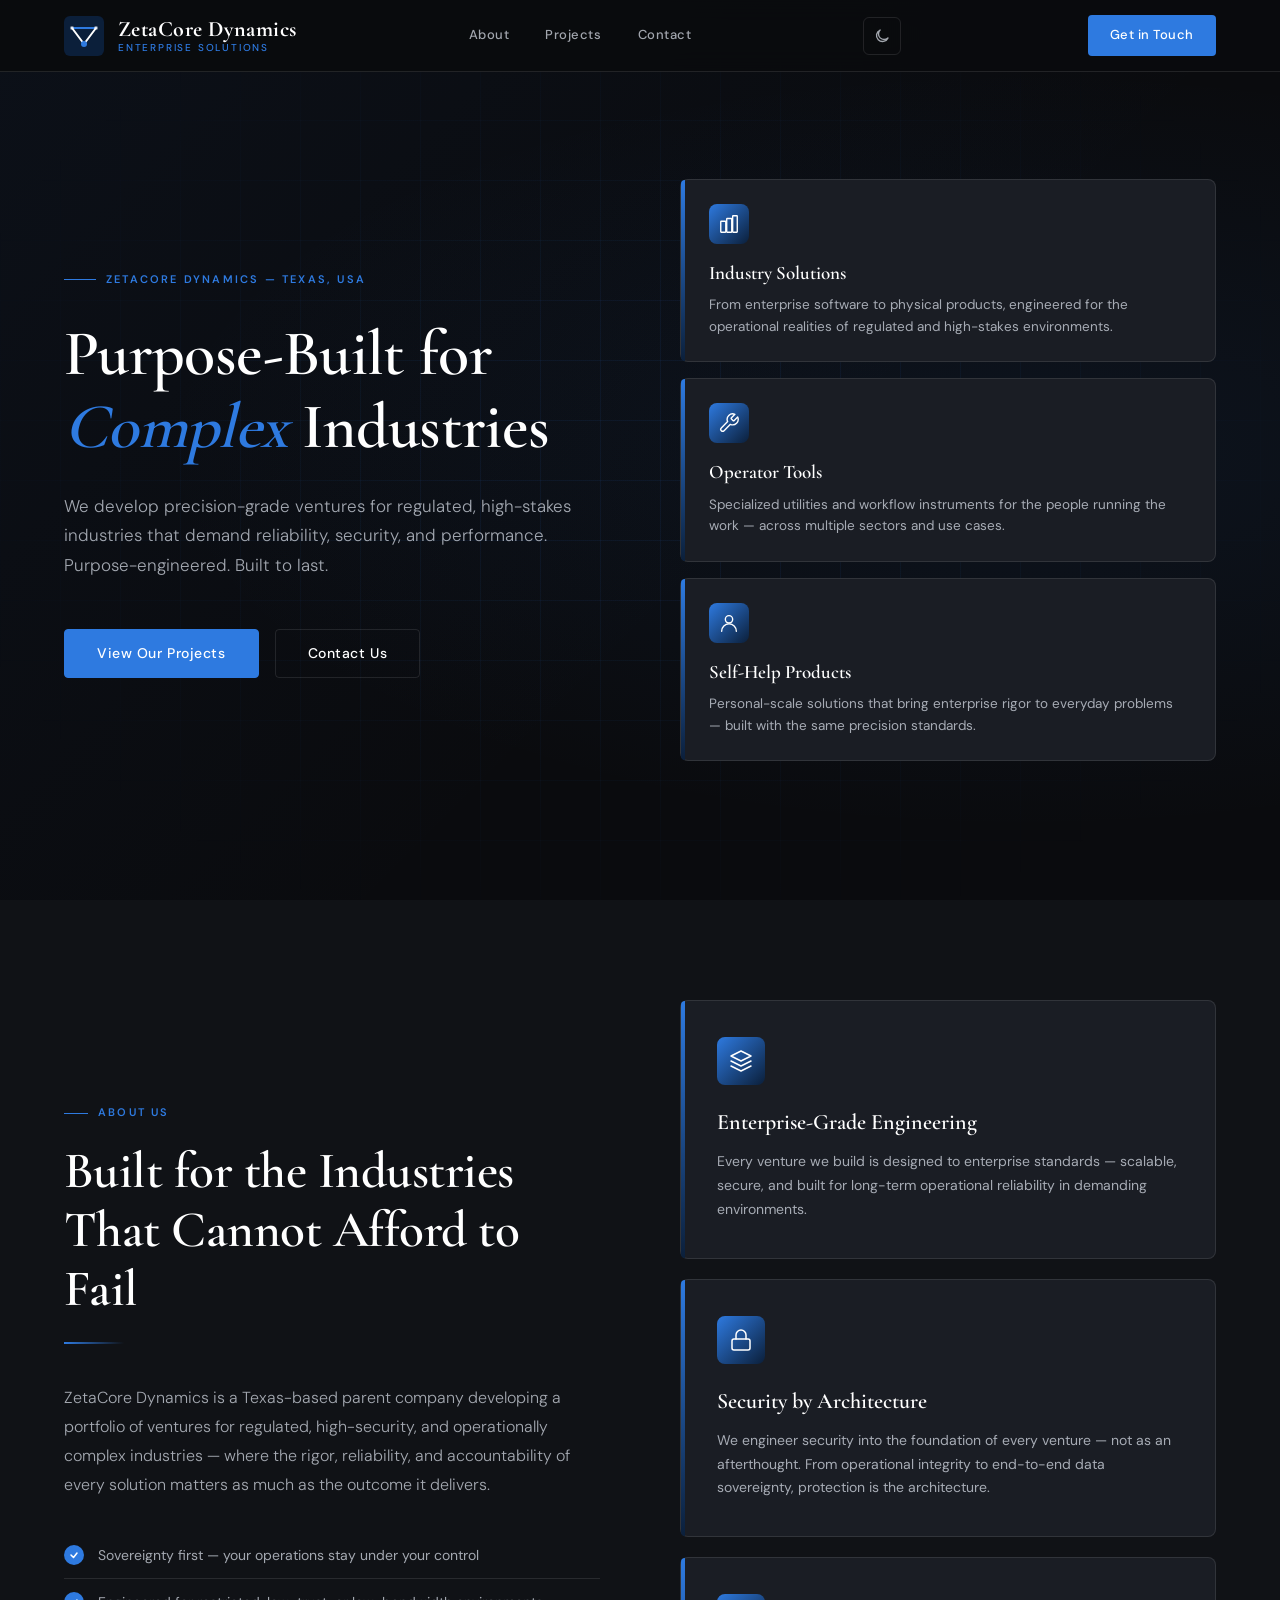
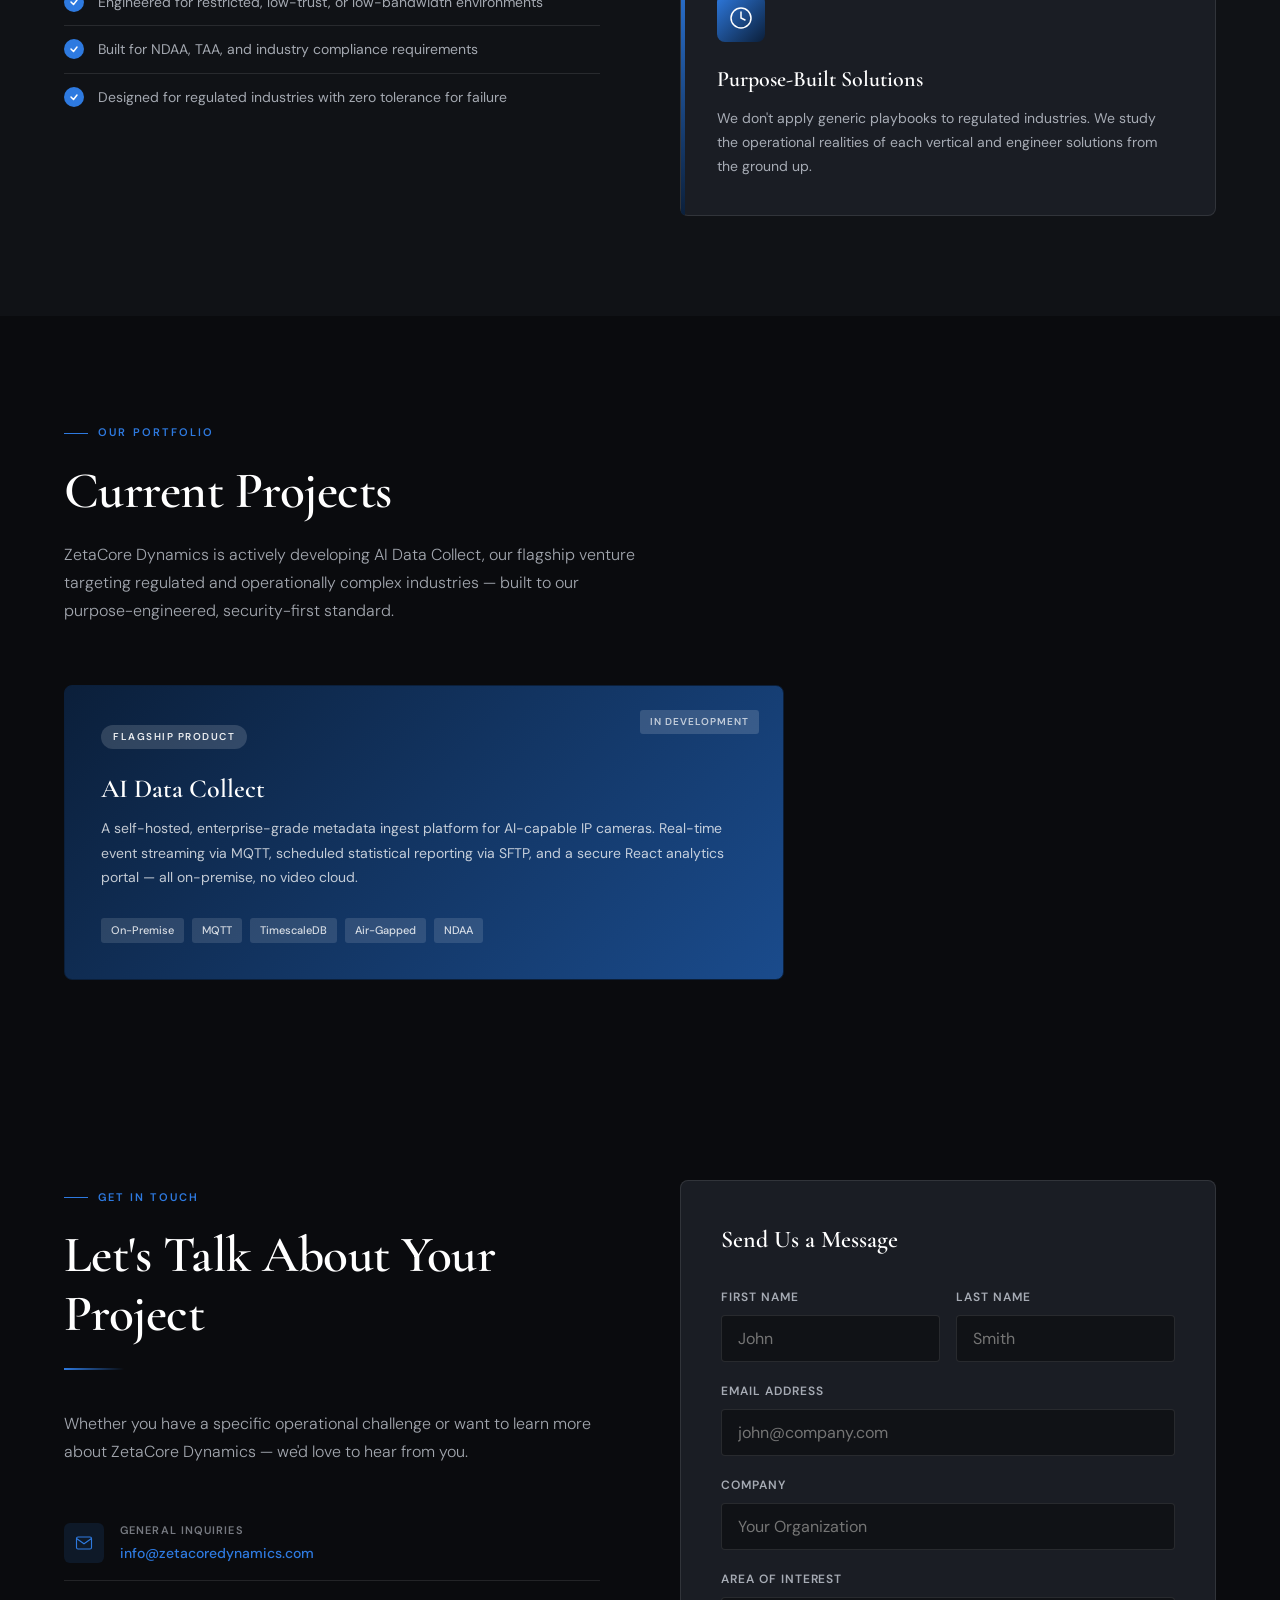
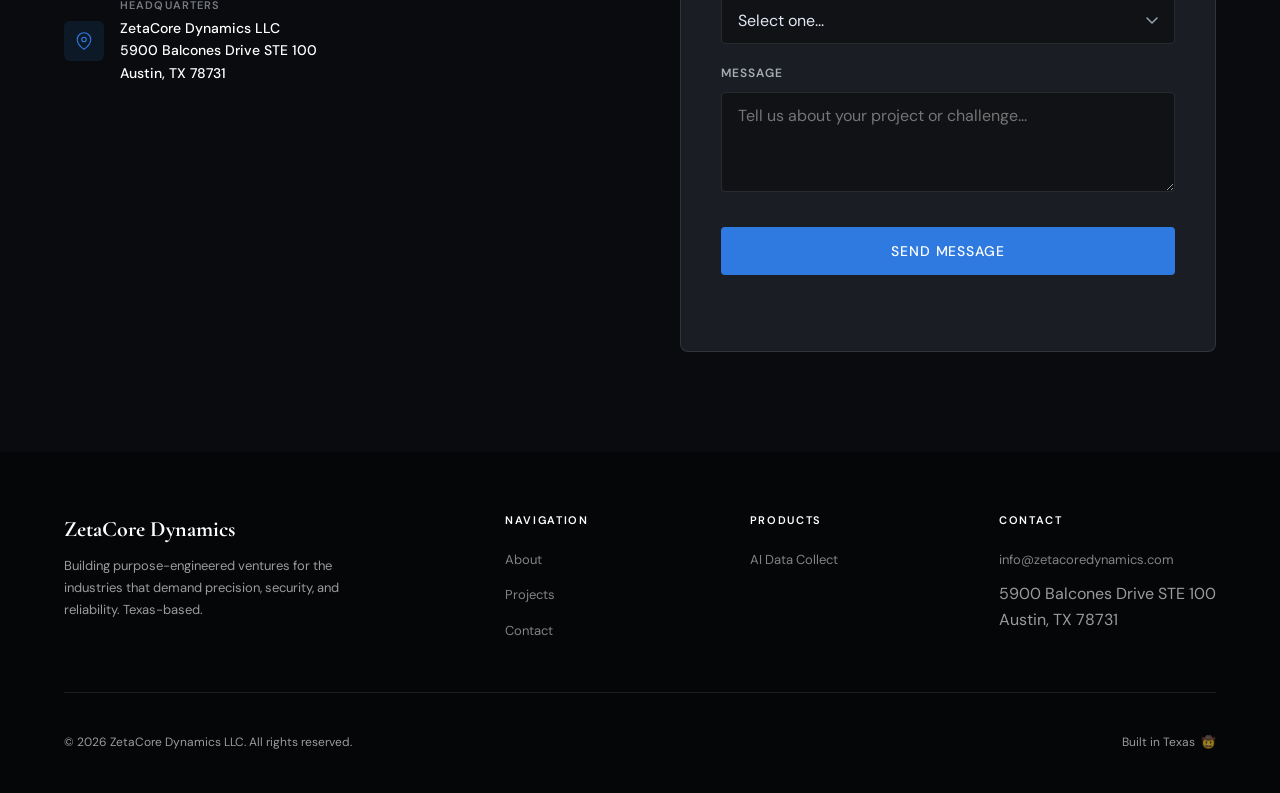
<file: index.html>
<!DOCTYPE html>
<html lang="en">
<head>
  <meta charset="UTF-8" />
  <meta name="viewport" content="width=device-width, initial-scale=1.0, viewport-fit=cover" />
  <meta name="description" content="ZetaCore Dynamics is a Texas-based parent company developing purpose-engineered ventures for regulated and operationally complex industries. Parent of AI Data Collect." />
  <meta name="theme-color" content="#0A0B0E" />
  <meta name="color-scheme" content="dark light" />
  <link rel="canonical" href="https://zetacoredynamics.com/" />

  <!-- Apply persisted theme before paint to avoid flash. Default is dark; ?theme=light|blue|dark overrides for preview/sharing. -->
  <script>
    (function () {
      try {
        var m = location.search.match(/[?&]theme=([a-z-]+)/);
        var stored = localStorage.getItem('zcd-theme');
        var t = m ? m[1] : (stored || 'dark');
        if (t && t !== 'light') {
          document.documentElement.setAttribute('data-theme', t);
        }
      } catch (e) {
        document.documentElement.setAttribute('data-theme', 'dark');
      }
    })();
  </script>

  <!-- Open Graph / social -->
  <meta property="og:title" content="ZetaCore Dynamics — Engineered for Complex Industries" />
  <meta property="og:description" content="Purpose-engineered ventures for regulated and operationally complex industries. Parent of AI Data Collect." />
  <meta property="og:type" content="website" />
  <meta property="og:url" content="https://zetacoredynamics.com/" />
  <meta property="og:locale" content="en_US" />
  <meta property="og:image" content="https://zetacoredynamics.com/img/og-image.png" />
  <meta property="og:image:width" content="1200" />
  <meta property="og:image:height" content="630" />
  <meta property="og:image:alt" content="ZetaCore Dynamics — Purpose-Built for Complex Industries" />
  <meta name="twitter:card" content="summary_large_image" />
  <meta name="twitter:image" content="https://zetacoredynamics.com/img/og-image.png" />

  <title>ZetaCore Dynamics</title>

  <!-- Structured data (Organization) — helps Google understand the entity for potential knowledge-panel / rich-result eligibility. -->
  <script type="application/ld+json">
  {
    "@context": "https://schema.org",
    "@type": "Organization",
    "name": "ZetaCore Dynamics",
    "alternateName": "ZetaCore Dynamics LLC",
    "url": "https://zetacoredynamics.com/",
    "logo": "https://zetacoredynamics.com/img/og-image.png",
    "image": "https://zetacoredynamics.com/img/og-image.png",
    "description": "Texas-based parent company developing purpose-engineered ventures for regulated and operationally complex industries.",
    "email": "info@zetacoredynamics.com",
    "address": {
      "@type": "PostalAddress",
      "streetAddress": "5900 Balcones Drive STE 100",
      "addressLocality": "Austin",
      "addressRegion": "TX",
      "postalCode": "78731",
      "addressCountry": "US"
    },
    "subOrganization": {
      "@type": "Organization",
      "name": "AI Data Collect",
      "url": "https://aidatacollect.com/"
    }
  }
  </script>

  <!-- Inline SVG favicon (matches the nav logo mark) -->
  <link rel="icon" href="data:image/svg+xml;utf8,<svg xmlns='http://www.w3.org/2000/svg' viewBox='0 0 40 40'><rect width='40' height='40' rx='6' fill='%230B1F3A'/><path d='M8 12 L20 12 L32 12' stroke='%232E7AE0' stroke-width='2' stroke-linecap='round'/><path d='M8 12 L20 28' stroke='white' stroke-width='2' stroke-linecap='round'/><path d='M20 28 L32 12' stroke='white' stroke-width='2' stroke-linecap='round'/><circle cx='20' cy='28' r='3' fill='%232E7AE0'/></svg>" />

  <!-- Stylesheet (self-hosted fonts loaded via @font-face inside) -->
  <link rel="stylesheet" href="css/main.css?v=20260516" />

  <!-- Behavior -->
  <script src="js/main.js?v=20260516" defer></script>
</head>
<body>

<a href="#home" class="visually-hidden-focusable" style="position:absolute;left:-9999px;top:auto;width:1px;height:1px;overflow:hidden;" onfocus="this.style.cssText='position:fixed;left:16px;top:16px;background:#0B1F3A;color:#fff;padding:10px 16px;border-radius:4px;z-index:200;width:auto;height:auto;'" onblur="this.style.cssText='position:absolute;left:-9999px;top:auto;width:1px;height:1px;overflow:hidden;'">Skip to content</a>

<nav>
  <a href="#" class="nav-logo" aria-label="ZetaCore Dynamics — home">
    <div class="logo-mark">
      <svg viewBox="0 0 40 40" fill="none" xmlns="http://www.w3.org/2000/svg" aria-hidden="true">
        <rect width="40" height="40" rx="6" fill="#0B1F3A"/>
        <path d="M8 12 L20 12 L32 12" stroke="#2E7AE0" stroke-width="2" stroke-linecap="round"/>
        <path d="M8 12 L20 28" stroke="white" stroke-width="2" stroke-linecap="round"/>
        <path d="M20 28 L32 12" stroke="white" stroke-width="2" stroke-linecap="round"/>
        <circle cx="20" cy="28" r="3" fill="#2E7AE0"/>
        <circle cx="8" cy="12" r="2" fill="white" opacity="0.5"/>
        <circle cx="32" cy="12" r="2" fill="white" opacity="0.5"/>
      </svg>
    </div>
    <div class="logo-text">
      <span class="company">ZetaCore Dynamics</span>
      <span class="tagline-small">Enterprise Solutions</span>
    </div>
  </a>
  <ul class="nav-links" id="primary-nav">
    <li><a href="#about">About</a></li>
    <li><a href="#projects">Projects</a></li>
    <li><a href="#contact">Contact</a></li>
  </ul>
  <button class="theme-toggle" type="button"
          aria-label="Switch theme"
          title="Switch theme">
    <svg class="theme-icon theme-icon-light" viewBox="0 0 24 24" fill="none" stroke="currentColor" stroke-width="1.8" stroke-linecap="round" stroke-linejoin="round" aria-hidden="true">
      <circle cx="12" cy="12" r="4"/>
      <path d="M12 2v2M12 20v2M4.93 4.93l1.41 1.41M17.66 17.66l1.41 1.41M2 12h2M20 12h2M4.93 19.07l1.41-1.41M17.66 6.34l1.41-1.41"/>
    </svg>
    <svg class="theme-icon theme-icon-blue" viewBox="0 0 24 24" fill="currentColor" aria-hidden="true">
      <path d="M12 2.5c-3 4.5-6 7.5-6 11.5a6 6 0 0 0 12 0c0-4-3-7-6-11.5z"/>
    </svg>
    <svg class="theme-icon theme-icon-dark" viewBox="0 0 24 24" fill="none" stroke="currentColor" stroke-width="1.8" stroke-linecap="round" stroke-linejoin="round" aria-hidden="true">
      <path d="M20 14.5A8 8 0 1 1 9.5 4a6.5 6.5 0 0 0 10.5 10.5z"/>
    </svg>
  </button>
  <a href="#contact" class="nav-cta">Get in Touch</a>
  <button class="nav-toggle" type="button"
          aria-label="Open navigation menu"
          aria-controls="primary-nav"
          aria-expanded="false">
    <span class="nav-toggle-bars" aria-hidden="true"></span>
  </button>
</nav>

<!-- HERO -->
<section class="hero" id="home">
  <div class="hero-bg" aria-hidden="true"></div>
  <div class="hero-grid" aria-hidden="true"></div>
  <div class="hero-inner">
    <div class="hero-content">
      <div class="hero-eyebrow fade-in">ZetaCore Dynamics — Texas, USA</div>
      <h1 class="fade-in">
        Purpose-Built for <em>Complex</em> Industries
      </h1>
      <p class="hero-desc fade-in">
        We develop precision-grade ventures for regulated, high-stakes industries that demand reliability, security, and performance. Purpose-engineered. Built to last.
      </p>
      <div class="hero-actions fade-in">
        <a href="#projects" class="btn-primary">View Our Projects</a>
        <a href="#contact" class="btn-secondary">Contact Us</a>
      </div>
    </div>
    <div class="hero-cards fade-in">
      <div class="about-card">
        <div class="about-card-icon">
          <svg width="22" height="22" viewBox="0 0 24 24" fill="none" aria-hidden="true">
            <rect x="3" y="9" width="5.5" height="12" rx="0.5" stroke="white" stroke-width="1.5" stroke-linejoin="round"/>
            <rect x="9.5" y="6" width="5.5" height="15" rx="0.5" stroke="white" stroke-width="1.5" stroke-linejoin="round"/>
            <rect x="16" y="3" width="5" height="18" rx="0.5" stroke="white" stroke-width="1.5" stroke-linejoin="round"/>
          </svg>
        </div>
        <h3>Industry Solutions</h3>
        <p>From enterprise software to physical products, engineered for the operational realities of regulated and high-stakes environments.</p>
      </div>
      <div class="about-card">
        <div class="about-card-icon">
          <svg width="22" height="22" viewBox="0 0 24 24" fill="none" aria-hidden="true">
            <path d="M14.7 6.3a1 1 0 000 1.4l1.6 1.6a1 1 0 001.4 0l3.77-3.77a6 6 0 01-7.94 7.94l-6.91 6.91a2.12 2.12 0 01-3-3l6.91-6.91a6 6 0 017.94-7.94l-3.76 3.76z" stroke="white" stroke-width="1.5" stroke-linecap="round" stroke-linejoin="round"/>
          </svg>
        </div>
        <h3>Operator Tools</h3>
        <p>Specialized utilities and workflow instruments for the people running the work — across multiple sectors and use cases.</p>
      </div>
      <div class="about-card">
        <div class="about-card-icon">
          <svg width="22" height="22" viewBox="0 0 24 24" fill="none" aria-hidden="true">
            <circle cx="12" cy="8" r="4" stroke="white" stroke-width="1.5"/>
            <path d="M4 21c0-4.4 3.6-8 8-8s8 3.6 8 8" stroke="white" stroke-width="1.5" stroke-linecap="round"/>
          </svg>
        </div>
        <h3>Self-Help Products</h3>
        <p>Personal-scale solutions that bring enterprise rigor to everyday problems — built with the same precision standards.</p>
      </div>
    </div>
  </div>
</section>

<!-- ABOUT -->
<section class="about" id="about">
  <div class="about-grid">
    <div class="about-text">
      <div class="section-label">About Us</div>
      <h2>Built for the Industries That Cannot Afford to Fail</h2>
      <div class="divider"></div>
      <p>ZetaCore Dynamics is a Texas-based parent company developing a portfolio of ventures for regulated, high-security, and operationally complex industries — where the rigor, reliability, and accountability of every solution matters as much as the outcome it delivers.</p>
      <ul class="values-list">
        <li>
          <div class="check">
            <svg viewBox="0 0 10 10" fill="none" aria-hidden="true"><path d="M2 5l2.5 2.5L8 3" stroke="white" stroke-width="1.5" stroke-linecap="round" stroke-linejoin="round"/></svg>
          </div>
          <span>Sovereignty first — your operations stay under your control</span>
        </li>
        <li>
          <div class="check">
            <svg viewBox="0 0 10 10" fill="none" aria-hidden="true"><path d="M2 5l2.5 2.5L8 3" stroke="white" stroke-width="1.5" stroke-linecap="round" stroke-linejoin="round"/></svg>
          </div>
          <span>Engineered for restricted, low-trust, or low-bandwidth environments</span>
        </li>
        <li>
          <div class="check">
            <svg viewBox="0 0 10 10" fill="none" aria-hidden="true"><path d="M2 5l2.5 2.5L8 3" stroke="white" stroke-width="1.5" stroke-linecap="round" stroke-linejoin="round"/></svg>
          </div>
          <span>Built for NDAA, TAA, and industry compliance requirements</span>
        </li>
        <li>
          <div class="check">
            <svg viewBox="0 0 10 10" fill="none" aria-hidden="true"><path d="M2 5l2.5 2.5L8 3" stroke="white" stroke-width="1.5" stroke-linecap="round" stroke-linejoin="round"/></svg>
          </div>
          <span>Designed for regulated industries with zero tolerance for failure</span>
        </li>
      </ul>
    </div>
    <div class="about-cards">
      <div class="about-card">
        <div class="about-card-icon">
          <svg width="24" height="24" viewBox="0 0 24 24" fill="none" aria-hidden="true">
            <path d="M12 2L2 7l10 5 10-5-10-5zM2 17l10 5 10-5M2 12l10 5 10-5" stroke="white" stroke-width="1.5" stroke-linecap="round" stroke-linejoin="round"/>
          </svg>
        </div>
        <h3>Enterprise-Grade Engineering</h3>
        <p>Every venture we build is designed to enterprise standards — scalable, secure, and built for long-term operational reliability in demanding environments.</p>
      </div>
      <div class="about-card">
        <div class="about-card-icon">
          <svg width="24" height="24" viewBox="0 0 24 24" fill="none" aria-hidden="true">
            <rect x="3" y="11" width="18" height="11" rx="2" stroke="white" stroke-width="1.5"/>
            <path d="M7 11V7a5 5 0 0110 0v4" stroke="white" stroke-width="1.5" stroke-linecap="round"/>
          </svg>
        </div>
        <h3>Security by Architecture</h3>
        <p>We engineer security into the foundation of every venture — not as an afterthought. From operational integrity to end-to-end data sovereignty, protection is the architecture.</p>
      </div>
      <div class="about-card">
        <div class="about-card-icon">
          <svg width="24" height="24" viewBox="0 0 24 24" fill="none" aria-hidden="true">
            <circle cx="12" cy="12" r="10" stroke="white" stroke-width="1.5"/>
            <path d="M12 6v6l4 2" stroke="white" stroke-width="1.5" stroke-linecap="round"/>
          </svg>
        </div>
        <h3>Purpose-Built Solutions</h3>
        <p>We don't apply generic playbooks to regulated industries. We study the operational realities of each vertical and engineer solutions from the ground up.</p>
      </div>
    </div>
  </div>
</section>

<!-- PROJECTS -->
<section class="projects" id="projects">
  <div class="section-label">Our Portfolio</div>
  <h2>Current Projects</h2>
  <p class="section-desc">
    ZetaCore Dynamics is actively developing AI Data Collect, our flagship venture targeting regulated and operationally complex industries — built to our purpose-engineered, security-first standard.
  </p>
  <div class="projects-grid">
    <!-- Featured: AI Data Collect -->
    <a class="project-card featured" href="https://aidatacollect.com" target="_blank" rel="noopener">
      <span class="project-badge">Flagship Product</span>
      <span class="project-coming-soon">In Development</span>
      <h3>AI Data Collect</h3>
      <p>A self-hosted, enterprise-grade metadata ingest platform for AI-capable IP cameras. Real-time event streaming via MQTT, scheduled statistical reporting via SFTP, and a secure React analytics portal — all on-premise, no video cloud.</p>
      <div class="project-tags">
        <span class="project-tag">On-Premise</span>
        <span class="project-tag">MQTT</span>
        <span class="project-tag">TimescaleDB</span>
        <span class="project-tag">Air-Gapped</span>
        <span class="project-tag">NDAA</span>
      </div>
    </a>
  </div>
</section>

<!-- CONTACT -->
<section class="contact" id="contact">
  <div class="contact-inner">
    <div class="contact-info">
      <div class="section-label">Get In Touch</div>
      <h2>Let's Talk About Your Project</h2>
      <div class="divider"></div>
      <p>Whether you have a specific operational challenge or want to learn more about ZetaCore Dynamics — we'd love to hear from you.</p>
      <div class="contact-detail">
        <div class="contact-icon" aria-hidden="true">
          <svg width="18" height="18" viewBox="0 0 24 24" fill="none">
            <path d="M4 4h16c1.1 0 2 .9 2 2v12c0 1.1-.9 2-2 2H4c-1.1 0-2-.9-2-2V6c0-1.1.9-2 2-2z" stroke="#2E7AE0" stroke-width="1.5"/>
            <path d="M22 6l-10 7L2 6" stroke="#2E7AE0" stroke-width="1.5"/>
          </svg>
        </div>
        <div class="contact-detail-text">
          <div class="contact-detail-label">General Inquiries</div>
          <div class="contact-detail-value"><a href="mailto:info@zetacoredynamics.com">info@zetacoredynamics.com</a></div>
        </div>
      </div>
      <div class="contact-detail">
        <div class="contact-icon" aria-hidden="true">
          <svg width="18" height="18" viewBox="0 0 24 24" fill="none">
            <path d="M21 10c0 7-9 13-9 13s-9-6-9-13a9 9 0 0118 0z" stroke="#2E7AE0" stroke-width="1.5"/>
            <circle cx="12" cy="10" r="3" stroke="#2E7AE0" stroke-width="1.5"/>
          </svg>
        </div>
        <div class="contact-detail-text">
          <div class="contact-detail-label">Headquarters</div>
          <div class="contact-detail-value">ZetaCore Dynamics LLC<br>5900 Balcones Drive STE 100<br>Austin, TX 78731</div>
        </div>
      </div>
    </div>
    <form class="contact-form" id="contact-form"
          action="https://formspree.io/f/mnjwlgpj"
          method="POST" novalidate>
      <h3>Send Us a Message</h3>
      <!-- Honeypot: hidden from humans, bots fill it in and get dropped -->
      <input type="text" name="_gotcha" tabindex="-1" autocomplete="off"
             style="position:absolute;left:-9999px;width:1px;height:1px;opacity:0;" aria-hidden="true" />
      <input type="hidden" name="_subject" value="New Contact Form Submission — ZetaCore Dynamics" />
      <div class="form-row">
        <div class="form-group">
          <label for="contact-first-name">First Name</label>
          <input id="contact-first-name" name="firstName" type="text" autocomplete="given-name" placeholder="John" required />
        </div>
        <div class="form-group">
          <label for="contact-last-name">Last Name</label>
          <input id="contact-last-name" name="lastName" type="text" autocomplete="family-name" placeholder="Smith" required />
        </div>
      </div>
      <div class="form-group">
        <label for="contact-email">Email Address</label>
        <input id="contact-email" name="email" type="email" autocomplete="email" inputmode="email" placeholder="john@company.com" required />
      </div>
      <div class="form-group">
        <label for="contact-company">Company</label>
        <input id="contact-company" name="company" type="text" autocomplete="organization" placeholder="Your Organization" />
      </div>
      <div class="form-group">
        <label for="contact-interest">Area of Interest</label>
        <select id="contact-interest" name="interest">
          <option value="">Select one...</option>
          <option>AI Data Collect</option>
          <option>General Inquiries</option>
          <option>Other</option>
        </select>
      </div>
      <div class="form-group">
        <label for="contact-message">Message</label>
        <textarea id="contact-message" name="message" placeholder="Tell us about your project or challenge..."></textarea>
      </div>
      <button class="form-submit" type="submit">Send Message</button>
      <p class="form-status" role="status" aria-live="polite"></p>
    </form>
  </div>
</section>

<!-- FOOTER -->
<footer>
  <div class="footer-top">
    <div class="footer-brand">
      <div class="company">ZetaCore Dynamics</div>
      <p>Building purpose-engineered ventures for the industries that demand precision, security, and reliability. Texas-based.</p>
    </div>
    <div class="footer-links">
      <h4>Navigation</h4>
      <ul>
        <li><a href="#about">About</a></li>
        <li><a href="#projects">Projects</a></li>
        <li><a href="#contact">Contact</a></li>
      </ul>
    </div>
    <div class="footer-links">
      <h4>Products</h4>
      <ul>
        <li><a href="https://aidatacollect.com">AI Data Collect</a></li>
      </ul>
    </div>
    <div class="footer-links">
      <h4>Contact</h4>
      <ul>
        <li><a href="mailto:info@zetacoredynamics.com">info@zetacoredynamics.com</a></li>
        <li>5900 Balcones Drive STE 100<br>Austin, TX 78731</li>
      </ul>
    </div>
  </div>
  <div class="footer-bottom">
    <span>&copy; 2026 ZetaCore Dynamics LLC. All rights reserved.</span>
    <span>Built in Texas &nbsp;🤠</span>
  </div>
</footer>

</body>
</html>
</file>
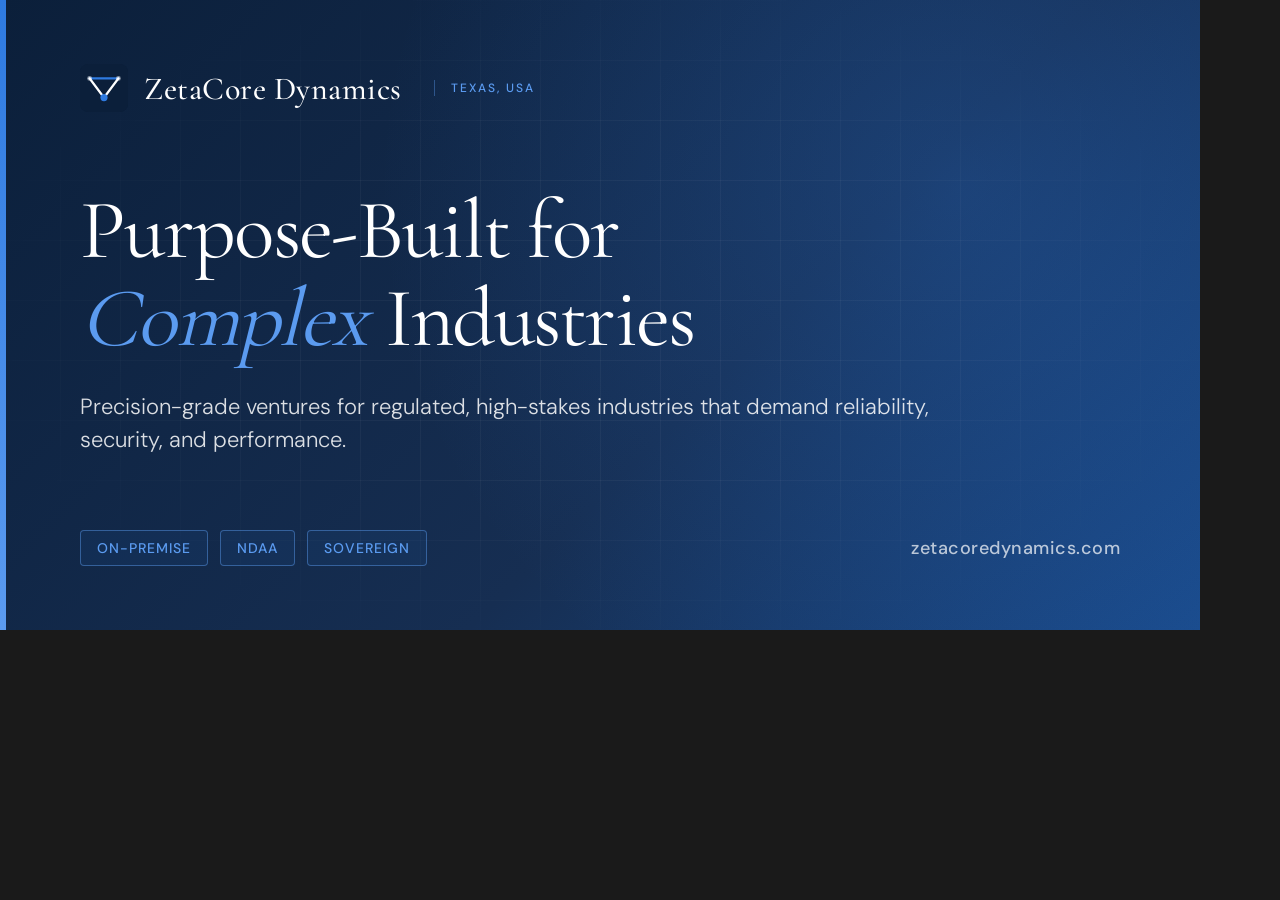
<file: img/og-card.html>
<!DOCTYPE html>
<html lang="en">
<head>
<meta charset="UTF-8" />
<title>ZetaCore Dynamics — OG Card Preview (1200×630)</title>
<style>
  *, *::before, *::after { box-sizing: border-box; margin: 0; padding: 0; }
  html, body { background: #1a1a1a; }

  @font-face {
    font-family: 'Cormorant Garamond';
    font-style: normal;
    font-weight: 400 700;
    font-display: block;
    src: url('../fonts/cormorant-garamond-v21-latin.woff2') format('woff2');
  }
  @font-face {
    font-family: 'DM Sans';
    font-style: normal;
    font-weight: 300 600;
    font-display: block;
    src: url('../fonts/dm-sans-v17-latin.woff2') format('woff2');
  }

  /* Card frame — exact 1200×630 for screenshot */
  .card {
    width: 1200px;
    height: 630px;
    position: relative;
    overflow: hidden;
    background:
      radial-gradient(circle at 80% 30%, rgba(46,122,224,0.25), transparent 55%),
      linear-gradient(135deg, #0B1F3A 0%, #162E52 60%, #1A4B8C 100%);
    color: #fff;
    font-family: 'DM Sans', -apple-system, BlinkMacSystemFont, 'Segoe UI', sans-serif;
  }

  /* Subtle grid overlay */
  .card::before {
    content: '';
    position: absolute; inset: 0;
    background-image:
      linear-gradient(rgba(255,255,255,0.04) 1px, transparent 1px),
      linear-gradient(90deg, rgba(255,255,255,0.04) 1px, transparent 1px);
    background-size: 60px 60px;
    -webkit-mask-image: radial-gradient(ellipse at center, black 40%, transparent 80%);
    mask-image: radial-gradient(ellipse at center, black 40%, transparent 80%);
    pointer-events: none;
  }

  /* Left accent bar */
  .card::after {
    content: '';
    position: absolute;
    left: 0; top: 0; bottom: 0;
    width: 6px;
    background: linear-gradient(180deg, #2E7AE0 0%, #5B9BF0 100%);
  }

  .content {
    position: relative;
    height: 100%;
    padding: 64px 80px;
    display: flex;
    flex-direction: column;
    justify-content: space-between;
  }

  /* Top row: brand */
  .brand {
    display: flex;
    align-items: center;
    gap: 16px;
  }
  .brand-mark {
    width: 48px; height: 48px;
    background: #0B1F3A;
    border-radius: 8px;
    position: relative;
    overflow: hidden;
  }
  .brand-mark svg { display: block; width: 100%; height: 100%; }
  .brand-name {
    font-family: 'Cormorant Garamond', Georgia, serif;
    font-size: 32px;
    font-weight: 500;
    letter-spacing: 0.5px;
    color: #fff;
  }
  .brand-sub {
    font-size: 12px;
    font-weight: 500;
    color: #5B9BF0;
    letter-spacing: 2px;
    text-transform: uppercase;
    margin-left: 16px;
    padding-left: 16px;
    border-left: 1px solid rgba(91,155,240,0.4);
  }

  /* Middle: headline + sub */
  .headline {
    font-family: 'Cormorant Garamond', Georgia, serif;
    font-size: 84px;
    font-weight: 400;
    line-height: 1.05;
    letter-spacing: -0.02em;
    color: #fff;
    max-width: 960px;
  }
  .headline em {
    font-style: italic;
    color: #5B9BF0;
  }
  .subhead {
    margin-top: 28px;
    font-size: 22px;
    line-height: 1.5;
    color: rgba(255,255,255,0.85);
    max-width: 880px;
    font-weight: 300;
  }

  /* Bottom row: tags + URL */
  .bottom {
    display: flex;
    align-items: center;
    justify-content: space-between;
    gap: 24px;
  }
  .tags {
    display: flex;
    gap: 12px;
    flex-wrap: wrap;
  }
  .tag {
    font-size: 14px;
    font-weight: 500;
    letter-spacing: 1px;
    text-transform: uppercase;
    color: #5B9BF0;
    padding: 8px 16px;
    border: 1px solid rgba(91,155,240,0.45);
    border-radius: 4px;
    background: rgba(46,122,224,0.08);
  }
  .url {
    font-size: 18px;
    font-weight: 500;
    color: rgba(255,255,255,0.7);
    letter-spacing: 0.5px;
  }
</style>
</head>
<body>
  <div class="card">
    <div class="content">
      <div class="brand">
        <div class="brand-mark">
          <svg viewBox="0 0 40 40" xmlns="http://www.w3.org/2000/svg" aria-hidden="true">
            <rect width="40" height="40" rx="6" fill="#0B1F3A"/>
            <path d="M8 12 L20 12 L32 12" stroke="#2E7AE0" stroke-width="2" stroke-linecap="round"/>
            <path d="M8 12 L20 28" stroke="white" stroke-width="2" stroke-linecap="round"/>
            <path d="M20 28 L32 12" stroke="white" stroke-width="2" stroke-linecap="round"/>
            <circle cx="20" cy="28" r="3" fill="#2E7AE0"/>
            <circle cx="8" cy="12" r="2" fill="white" opacity="0.5"/>
            <circle cx="32" cy="12" r="2" fill="white" opacity="0.5"/>
          </svg>
        </div>
        <div class="brand-name">ZetaCore Dynamics</div>
        <div class="brand-sub">Texas, USA</div>
      </div>

      <div>
        <div class="headline">
          Purpose-Built for<br><em>Complex</em> Industries
        </div>
        <div class="subhead">
          Precision-grade ventures for regulated, high-stakes industries that demand reliability, security, and performance.
        </div>
      </div>

      <div class="bottom">
        <div class="tags">
          <span class="tag">On-Premise</span>
          <span class="tag">NDAA</span>
          <span class="tag">Sovereign</span>
        </div>
        <div class="url">zetacoredynamics.com</div>
      </div>
    </div>
  </div>
</body>
</html>
</file>
<file: css/main.css>
/* ── FONTS (self-hosted, latin subset only) ── */
@font-face {
  font-family: 'Cormorant Garamond';
  font-style: normal;
  font-weight: 400 700;
  font-display: swap;
  src: url('../fonts/cormorant-garamond-v21-latin.woff2') format('woff2');
  unicode-range: U+0000-00FF, U+0131, U+0152-0153, U+02BB-02BC, U+02C6, U+02DA, U+02DC, U+0304, U+0308, U+0329, U+2000-206F, U+20AC, U+2122, U+2191, U+2193, U+2212, U+2215, U+FEFF, U+FFFD;
}
@font-face {
  font-family: 'DM Sans';
  font-style: normal;
  font-weight: 300 600;
  font-display: swap;
  src: url('../fonts/dm-sans-v17-latin.woff2') format('woff2');
  unicode-range: U+0000-00FF, U+0131, U+0152-0153, U+02BB-02BC, U+02C6, U+02DA, U+02DC, U+0304, U+0308, U+0329, U+2000-206F, U+20AC, U+2122, U+2191, U+2193, U+2212, U+2215, U+FEFF, U+FFFD;
}

/* ── RESET ── */
*, *::before, *::after { box-sizing: border-box; margin: 0; padding: 0; }

:root {
  /* Brand palette — direct hex tokens. Use these for decorative/branded chrome
     (logo, gradients, accent rings). For backgrounds/text/borders in content,
     prefer the semantic tokens below so themes can remap them. */
  --navy: #0B1F3A;
  --navy-mid: #162E52;
  --blue: #1A4B8C;
  --blue-light: #2563C0;
  --accent: #2E7AE0;
  --accent-light: #5B9BF0;
  --white: #FFFFFF;
  --off-white: #F8F9FC;
  --gray-100: #F1F4F9;
  --gray-200: #E2E8F2;
  --gray-400: #94A3B8;
  --gray-600: #475569;
  --gray-800: #1E293B;
  --font-display: 'Cormorant Garamond', Georgia, serif;
  --font-body: 'DM Sans', -apple-system, BlinkMacSystemFont, 'Segoe UI', sans-serif;

  --section-pad-y: clamp(60px, 9vw, 100px);
  --section-pad-x: clamp(20px, 5vw, 80px);

  /* Semantic tokens — light theme (default). Themes remap these. */
  --bg-page: var(--white);
  --bg-section-alt: var(--off-white);
  --bg-section-dark: var(--navy);
  --bg-surface: var(--white);
  --bg-surface-soft: var(--gray-100);
  --bg-nav: rgba(255,255,255,0.95);
  --bg-nav-mobile: rgba(255,255,255,0.98);
  --bg-form: #E0EBFA;
  --bg-input: var(--white);

  --text-primary: var(--gray-800);
  --text-heading: var(--navy);
  --text-muted: var(--gray-600);
  --text-subtle: var(--gray-400);

  --border-subtle: var(--gray-200);
  --border-strong: var(--navy);

  --grid-line: rgba(26,75,140,0.06);
  --hero-overlay-1: rgba(37,99,192,0.04);
  --hero-overlay-2: rgba(46,122,224,0.06);
  --nav-shadow: rgba(11,31,58,0.06);

  --btn-primary-bg: var(--navy);
  --btn-primary-text: var(--white);
  --btn-primary-hover-bg: var(--blue-light);

  color-scheme: light;
}

/* ── THEME: BLUE (rich navy background, white-tinted content) ── */
[data-theme="blue"] {
  --bg-page: var(--navy);
  --bg-section-alt: var(--navy-mid);
  --bg-section-dark: #08182F;
  --bg-surface: rgba(255,255,255,0.04);
  --bg-surface-soft: rgba(255,255,255,0.08);
  --bg-nav: rgba(11,31,58,0.92);
  --bg-nav-mobile: rgba(11,31,58,0.98);
  --bg-form: rgba(255,255,255,0.06);
  --bg-input: rgba(255,255,255,0.05);

  --text-primary: rgba(255,255,255,0.85);
  --text-heading: #FFFFFF;
  --text-muted: rgba(255,255,255,0.65);
  --text-subtle: rgba(255,255,255,0.45);

  --border-subtle: rgba(255,255,255,0.12);
  --border-strong: var(--accent);

  --grid-line: rgba(255,255,255,0.05);
  --hero-overlay-1: rgba(37,99,192,0.15);
  --hero-overlay-2: rgba(46,122,224,0.18);
  --nav-shadow: rgba(0,0,0,0.3);

  --btn-primary-bg: var(--accent);
  --btn-primary-text: var(--white);
  --btn-primary-hover-bg: var(--accent-light);

  color-scheme: dark;
}

/* ── THEME: DARK (neutral near-black, soft light text) ── */
[data-theme="dark"] {
  --bg-page: #0A0B0E;
  --bg-section-alt: #101216;
  --bg-section-dark: #050608;
  --bg-surface: #1A1D24;
  --bg-surface-soft: rgba(46,122,224,0.12);
  --bg-nav: rgba(10,11,14,0.92);
  --bg-nav-mobile: rgba(10,11,14,0.98);
  --bg-form: #1A1D24;
  --bg-input: #101216;

  --text-primary: #E2E8F2;
  --text-heading: #FFFFFF;
  --text-muted: rgba(226,232,242,0.7);
  --text-subtle: rgba(226,232,242,0.5);

  --border-subtle: rgba(255,255,255,0.1);
  --border-strong: var(--accent);

  --grid-line: rgba(46,122,224,0.08);
  --hero-overlay-1: rgba(37,99,192,0.06);
  --hero-overlay-2: rgba(46,122,224,0.08);
  --nav-shadow: rgba(0,0,0,0.5);

  --btn-primary-bg: var(--accent);
  --btn-primary-text: var(--white);
  --btn-primary-hover-bg: var(--accent-light);

  color-scheme: dark;
}

html {
  scroll-behavior: smooth;
  -webkit-text-size-adjust: 100%;
  text-size-adjust: 100%;
}

@media (prefers-reduced-motion: reduce) {
  html { scroll-behavior: auto; }
}

body {
  font-family: var(--font-body);
  background: var(--bg-page);
  color: var(--text-primary);
  line-height: 1.6;
  transition: background-color 0.25s ease, color 0.25s ease;
  overflow-x: hidden;
  -webkit-font-smoothing: antialiased;
  -moz-osx-font-smoothing: grayscale;
  -webkit-tap-highlight-color: transparent;
}

body.nav-open { overflow: hidden; }

img, svg { max-width: 100%; display: block; }

a { color: inherit; }

:focus-visible {
  outline: 2px solid var(--accent);
  outline-offset: 2px;
  border-radius: 2px;
}

/* ── NAV ── */
nav {
  position: fixed; top: 0; left: 0; right: 0; z-index: 100;
  display: flex; align-items: center; justify-content: space-between;
  padding: 0 5%;
  height: 72px;
  background: var(--bg-nav);
  -webkit-backdrop-filter: blur(12px);
  backdrop-filter: blur(12px);
  border-bottom: 1px solid var(--border-subtle);
  padding-left: max(5%, env(safe-area-inset-left));
  padding-right: max(5%, env(safe-area-inset-right));
  transition: background-color 0.25s ease, box-shadow 0.25s ease;
}
nav.is-scrolled { box-shadow: 0 1px 12px var(--nav-shadow); }

.nav-logo { display: flex; align-items: center; gap: 14px; text-decoration: none; }

.logo-mark {
  width: 40px; height: 40px;
  position: relative; flex-shrink: 0;
}

.logo-mark svg { width: 100%; height: 100%; }

.logo-text { display: flex; flex-direction: column; line-height: 1; }
.logo-text .company { font-family: var(--font-display); font-size: 22px; font-weight: 700; color: var(--text-heading); letter-spacing: 0.02em; }
.logo-text .tagline-small { font-size: 10px; font-weight: 500; color: var(--accent); letter-spacing: 0.18em; text-transform: uppercase; margin-top: 3px; }

.nav-links { display: flex; align-items: center; gap: 36px; list-style: none; }
.nav-links a {
  font-size: 13px; font-weight: 500; color: var(--text-muted);
  text-decoration: none; letter-spacing: 0.04em; transition: color 0.2s;
  display: inline-block; padding: 6px 0;
}
.nav-links a:hover { color: var(--accent); }

.nav-cta {
  background: var(--btn-primary-bg); color: var(--btn-primary-text);
  padding: 10px 22px; border-radius: 4px;
  font-size: 13px; font-weight: 500; text-decoration: none;
  letter-spacing: 0.04em; transition: background 0.2s;
  white-space: nowrap;
}
.nav-cta:hover { background: var(--btn-primary-hover-bg); }

.theme-toggle {
  display: inline-flex; align-items: center; justify-content: center;
  width: 38px; height: 38px;
  margin-right: 14px;
  background: transparent;
  border: 1px solid var(--border-subtle);
  border-radius: 6px;
  color: var(--text-muted);
  cursor: pointer;
  padding: 0;
  -webkit-appearance: none;
  appearance: none;
  transition: color 0.2s, border-color 0.2s, background-color 0.2s;
}
.theme-toggle:hover {
  color: var(--accent);
  border-color: var(--accent);
}
.theme-toggle svg { width: 18px; height: 18px; }
.theme-icon { display: none; }
:root:not([data-theme]) .theme-icon-light,
[data-theme="light"] .theme-icon-light,
[data-theme="blue"] .theme-icon-blue,
[data-theme="dark"] .theme-icon-dark { display: block; }

.nav-toggle {
  display: none;
  width: 44px; height: 44px;
  background: transparent;
  border: 1px solid var(--border-subtle);
  border-radius: 6px;
  cursor: pointer;
  align-items: center; justify-content: center;
  padding: 0;
  -webkit-appearance: none;
  appearance: none;
}

.nav-toggle-bars,
.nav-toggle-bars::before,
.nav-toggle-bars::after {
  content: '';
  display: block;
  width: 22px; height: 2px;
  background: var(--text-heading);
  border-radius: 2px;
  transition: transform 0.25s ease, opacity 0.25s ease, top 0.25s ease;
  position: relative;
}
.nav-toggle-bars::before { position: absolute; top: -7px; left: 0; }
.nav-toggle-bars::after  { position: absolute; top:  7px; left: 0; }

.nav-toggle[aria-expanded="true"] .nav-toggle-bars { background: transparent; }
.nav-toggle[aria-expanded="true"] .nav-toggle-bars::before { top: 0; transform: rotate(45deg); }
.nav-toggle[aria-expanded="true"] .nav-toggle-bars::after  { top: 0; transform: rotate(-45deg); }

/* ── HERO ── */
.hero {
  min-height: 100vh;
  min-height: 100dvh;
  display: flex; align-items: center;
  padding: 120px 5% 80px;
  padding-left: max(5%, env(safe-area-inset-left));
  padding-right: max(5%, env(safe-area-inset-right));
  position: relative;
  overflow: hidden;
  background: var(--bg-page);
}

.hero-bg {
  position: absolute; inset: 0; z-index: 0;
  background:
    linear-gradient(135deg, var(--hero-overlay-1) 0%, transparent 60%),
    radial-gradient(ellipse at 80% 50%, var(--hero-overlay-2) 0%, transparent 60%);
}

.hero-grid {
  position: absolute; inset: 0; z-index: 0;
  background-image:
    linear-gradient(var(--grid-line) 1px, transparent 1px),
    linear-gradient(90deg, var(--grid-line) 1px, transparent 1px);
  background-size: 60px 60px;
  -webkit-mask-image: radial-gradient(ellipse at center, black 20%, transparent 80%);
  mask-image: radial-gradient(ellipse at center, black 20%, transparent 80%);
}

.hero-inner {
  position: relative; z-index: 1;
  display: grid;
  grid-template-columns: 1fr 1fr;
  gap: 80px;
  align-items: center;
  width: 100%;
}

.hero-content { max-width: none; }

.hero-cards {
  display: flex; flex-direction: column; gap: 16px;
  width: 100%;
}

.hero-cards .about-card { padding: 24px 28px; }
.hero-cards .about-card-icon { width: 40px; height: 40px; margin-bottom: 14px; }
.hero-cards .about-card h3 { font-size: 19px; margin-bottom: 6px; }
.hero-cards .about-card p { font-size: 13.5px; line-height: 1.6; }

.hero-eyebrow {
  display: inline-flex; align-items: center; gap: 10px;
  font-size: 11px; font-weight: 600; letter-spacing: 0.2em;
  text-transform: uppercase; color: var(--accent);
  margin-bottom: 28px;
}

.hero-eyebrow::before {
  content: ''; display: block;
  width: 32px; height: 1px; background: var(--accent);
}

h1 {
  font-family: var(--font-display);
  font-size: clamp(36px, 5vw, 80px);
  font-weight: 600; line-height: 1.15;
  color: var(--text-heading);
  margin-bottom: 28px;
  letter-spacing: -0.01em;
}

h1 em { font-style: italic; color: var(--accent); }

.hero-desc {
  font-size: clamp(15px, 1.6vw, 17px);
  font-weight: 300;
  color: var(--text-muted); line-height: 1.75;
  max-width: 560px; margin-bottom: 48px;
}

.hero-actions { display: flex; gap: 16px; flex-wrap: wrap; }

.btn-primary,
.btn-secondary {
  padding: 15px 32px; border-radius: 4px;
  font-size: 14px; font-weight: 500; text-decoration: none;
  letter-spacing: 0.04em; transition: all 0.2s;
  display: inline-block;
  min-height: 44px;
  line-height: 1.2;
}

.btn-primary {
  background: var(--btn-primary-bg); color: var(--btn-primary-text);
  border: 1px solid var(--btn-primary-bg);
}
.btn-primary:hover { background: var(--btn-primary-hover-bg); border-color: var(--btn-primary-hover-bg); }

.btn-secondary {
  background: transparent; color: var(--text-heading);
  border: 1px solid var(--border-subtle);
}
.btn-secondary:hover { border-color: var(--border-strong); }

.hero-stats {
  display: flex; flex-wrap: wrap; gap: 32px 48px;
  margin-top: 72px;
  padding-top: 48px;
  border-top: 1px solid var(--border-subtle);
}

.stat-value { font-family: var(--font-display); font-size: clamp(26px, 3.5vw, 36px); font-weight: 700; color: var(--text-heading); line-height: 1; }
.stat-label { font-size: 12px; font-weight: 500; color: var(--text-subtle); letter-spacing: 0.1em; text-transform: uppercase; margin-top: 6px; }

/* ── SECTION BASE ── */
section { padding: var(--section-pad-y) var(--section-pad-x); }

.section-label {
  display: inline-flex; align-items: center; gap: 10px;
  font-size: 11px; font-weight: 600; letter-spacing: 0.2em;
  text-transform: uppercase; color: var(--accent);
  margin-bottom: 20px;
}
.section-label::before {
  content: ''; display: block;
  width: 24px; height: 1px; background: var(--accent);
}

h2 {
  font-family: var(--font-display);
  font-size: clamp(28px, 4vw, 52px);
  font-weight: 600; line-height: 1.15;
  color: var(--text-heading); letter-spacing: -0.01em;
  margin-bottom: 20px;
}

.section-desc {
  font-size: clamp(15px, 1.4vw, 16px);
  font-weight: 300;
  color: var(--text-muted); line-height: 1.75;
  max-width: 580px; margin-bottom: 60px;
}

/* ── ABOUT ── */
.about { background: var(--bg-section-alt); }

.about-grid {
  display: grid; grid-template-columns: 1fr 1fr;
  gap: 80px; align-items: center;
}

.about-visual { position: relative; }

.about-card {
  background: var(--bg-surface);
  border: 1px solid var(--border-subtle);
  border-radius: 8px;
  padding: 36px;
  position: relative;
}

.about-card::before {
  content: '';
  position: absolute; top: 0; left: 0;
  width: 4px; height: 100%;
  background: linear-gradient(to bottom, var(--accent), var(--navy));
  border-radius: 8px 0 0 8px;
}

.about-card-icon {
  width: 48px; height: 48px;
  background: linear-gradient(135deg, var(--accent), var(--navy));
  border-radius: 8px;
  display: flex; align-items: center; justify-content: center;
  margin-bottom: 20px;
}

.about-card h3 {
  font-family: var(--font-display);
  font-size: 22px; font-weight: 600;
  color: var(--text-heading); margin-bottom: 10px;
}

.about-card p {
  font-size: 14px; color: var(--text-muted); line-height: 1.7;
}

.about-cards { display: flex; flex-direction: column; gap: 20px; }

.about-text p {
  font-size: 16px; font-weight: 300;
  color: var(--text-muted); line-height: 1.8;
  margin-bottom: 20px;
}

.values-list { list-style: none; margin-top: 32px; }
.values-list li {
  display: flex; align-items: flex-start; gap: 14px;
  font-size: 14px; color: var(--text-muted);
  padding: 12px 0; border-bottom: 1px solid var(--border-subtle);
}
.values-list li:last-child { border-bottom: none; }
.check {
  width: 20px; height: 20px; flex-shrink: 0;
  background: var(--accent); border-radius: 50%;
  display: flex; align-items: center; justify-content: center;
  margin-top: 1px;
}
.check svg { width: 10px; height: 10px; }

/* ── PROJECTS ── */
.projects { background: var(--bg-page); }

.projects-grid {
  display: grid; grid-template-columns: repeat(auto-fit, minmax(280px, 1fr));
  gap: 28px;
  max-width: 720px;
}

.project-card {
  border: 1px solid var(--border-subtle); border-radius: 8px;
  padding: 36px; position: relative; overflow: hidden;
  transition: all 0.3s; cursor: default;
  background: var(--bg-surface);
}

a.project-card {
  display: block; text-decoration: none; color: inherit; cursor: pointer;
}

.project-card:hover {
  border-color: var(--accent);
  box-shadow: 0 12px 40px rgba(46,122,224,0.08);
  transform: translateY(-2px);
}

.project-card.featured {
  border-color: var(--navy);
  background: linear-gradient(135deg, var(--navy) 0%, var(--blue) 100%);
  color: var(--white);
}

.project-card.featured:hover {
  border-color: var(--accent-light);
  box-shadow: 0 12px 40px rgba(11,31,58,0.2);
}

.project-badge {
  display: inline-block;
  font-size: 10px; font-weight: 600; letter-spacing: 0.15em;
  text-transform: uppercase; padding: 4px 12px; border-radius: 20px;
  margin-bottom: 24px;
}

.project-card.featured .project-badge {
  background: rgba(255,255,255,0.15); color: rgba(255,255,255,0.9);
}

.project-card:not(.featured) .project-badge {
  background: var(--bg-surface-soft); color: var(--accent);
}

.project-card h3 {
  font-family: var(--font-display);
  font-size: 26px; font-weight: 600;
  margin-bottom: 12px; line-height: 1.2;
}

.project-card.featured h3 { color: var(--white); }
.project-card:not(.featured) h3 { color: var(--text-heading); }

.project-card p {
  font-size: 14px; line-height: 1.75; margin-bottom: 28px;
}
.project-card.featured p { color: rgba(255,255,255,0.75); }
.project-card:not(.featured) p { color: var(--text-muted); }

.project-tags { display: flex; flex-wrap: wrap; gap: 8px; }
.project-tag {
  font-size: 11px; font-weight: 500; padding: 4px 10px; border-radius: 3px;
}
.project-card.featured .project-tag {
  background: rgba(255,255,255,0.12); color: rgba(255,255,255,0.8);
}
.project-card:not(.featured) .project-tag {
  background: var(--bg-surface-soft); color: var(--text-muted);
}

.project-coming-soon {
  position: absolute; top: 24px; right: 24px;
  font-size: 10px; font-weight: 600; letter-spacing: 0.1em;
  text-transform: uppercase; padding: 4px 10px; border-radius: 3px;
}

.project-card.featured .project-coming-soon {
  background: rgba(255,255,255,0.15); color: rgba(255,255,255,0.7);
}

.project-card:not(.featured) .project-coming-soon {
  background: var(--bg-surface-soft); color: var(--text-subtle);
}

/* ── CONTACT ── */
.contact { background: var(--bg-page); }

.contact-inner {
  display: grid; grid-template-columns: 1fr 1fr;
  gap: 80px; align-items: start;
}

.contact-info h2 { margin-bottom: 16px; }
.contact-info p {
  font-size: 16px; font-weight: 300;
  color: var(--text-muted); line-height: 1.75;
  margin-bottom: 40px;
}

.contact-detail {
  display: flex; align-items: center; gap: 16px;
  padding: 16px 0; border-bottom: 1px solid var(--border-subtle);
}

.contact-detail:last-child { border-bottom: none; }

.contact-icon {
  width: 40px; height: 40px; flex-shrink: 0;
  background: var(--bg-surface-soft); border-radius: 6px;
  display: flex; align-items: center; justify-content: center;
}

.contact-detail-label { font-size: 11px; font-weight: 600; letter-spacing: 0.1em; text-transform: uppercase; color: var(--text-subtle); margin-bottom: 2px; }
.contact-detail-value { font-size: 14px; font-weight: 500; color: var(--text-heading); word-break: break-word; }
.contact-detail-value a { color: var(--accent); text-decoration: none; }
.contact-detail-value a:hover { text-decoration: underline; }

.contact-form {
  background: var(--bg-form);
  border: 1px solid var(--border-subtle);
  border-radius: 8px; padding: clamp(24px, 4vw, 40px);
}

.contact-form h3 {
  font-family: var(--font-display);
  font-size: 24px; font-weight: 600;
  color: var(--text-heading); margin-bottom: 28px;
}

.form-group { margin-bottom: 20px; }
.form-group label {
  display: block; font-size: 12px; font-weight: 600;
  letter-spacing: 0.08em; text-transform: uppercase;
  color: var(--text-muted); margin-bottom: 8px;
}

.form-group input,
.form-group textarea,
.form-group select {
  width: 100%; padding: 12px 16px;
  background: var(--bg-input);
  border: 1px solid var(--border-subtle); border-radius: 4px;
  font-family: var(--font-body);
  /* 16px prevents iOS Safari from zooming on focus */
  font-size: 16px;
  color: var(--text-primary); outline: none;
  transition: border-color 0.2s;
  -webkit-appearance: none;
  -moz-appearance: none;
  appearance: none;
}

.form-group select {
  background-image: url("data:image/svg+xml;utf8,<svg xmlns='http://www.w3.org/2000/svg' width='12' height='8' viewBox='0 0 12 8'><path d='M1 1l5 5 5-5' stroke='%2394A3B8' stroke-width='1.5' fill='none' stroke-linecap='round' stroke-linejoin='round'/></svg>");
  background-repeat: no-repeat;
  background-position: right 16px center;
  padding-right: 40px;
}

.form-group input:focus,
.form-group textarea:focus,
.form-group select:focus {
  border-color: var(--accent);
}

.form-group textarea { height: 100px; resize: vertical; min-height: 80px; }

.form-row { display: grid; grid-template-columns: 1fr 1fr; gap: 16px; }

.form-submit {
  width: 100%;
  background: var(--btn-primary-bg); color: var(--btn-primary-text);
  padding: 14px; border: none; border-radius: 4px;
  font-family: var(--font-body); font-size: 14px; font-weight: 500;
  letter-spacing: 0.06em; text-transform: uppercase;
  cursor: pointer; transition: background 0.2s; margin-top: 8px;
  -webkit-appearance: none;
  appearance: none;
  min-height: 48px;
}
.form-submit:hover { background: var(--btn-primary-hover-bg); }
.form-submit:disabled { background: var(--gray-400); cursor: not-allowed; }

.form-status {
  margin-top: 16px;
  font-size: 13px;
  color: var(--accent);
  min-height: 20px;
}

.form-status.success,
.form-status.error {
  display: flex;
  align-items: flex-start;
  gap: 12px;
  margin-top: 20px;
  padding: 16px 18px;
  border-radius: 8px;
  font-family: 'DM Sans', sans-serif;
  font-size: 15px;
  font-weight: 500;
  line-height: 1.45;
  min-height: auto;
}

.form-status.success {
  background: rgba(46, 122, 224, 0.08);
  border-left: 4px solid #2E7AE0;
  color: #0B1F3A;
}

.form-status.error {
  background: rgba(179, 38, 30, 0.06);
  border-left: 4px solid #b3261e;
  color: #6b1f19;
}

.form-status.success::before,
.form-status.error::before {
  content: "";
  flex: 0 0 22px;
  width: 22px;
  height: 22px;
  margin-top: 1px;
  background-repeat: no-repeat;
  background-position: center;
  background-size: 22px 22px;
}

.form-status.success::before {
  background-image: url("data:image/svg+xml;utf8,<svg xmlns='http://www.w3.org/2000/svg' viewBox='0 0 24 24' fill='none'><circle cx='12' cy='12' r='10' fill='%232E7AE0'/><path d='M7.5 12.5l3 3 6-6' stroke='white' stroke-width='2' stroke-linecap='round' stroke-linejoin='round'/></svg>");
}

.form-status.error::before {
  background-image: url("data:image/svg+xml;utf8,<svg xmlns='http://www.w3.org/2000/svg' viewBox='0 0 24 24' fill='none'><circle cx='12' cy='12' r='10' fill='%23b3261e'/><path d='M12 7v6M12 16.5v.5' stroke='white' stroke-width='2' stroke-linecap='round'/></svg>");
}

/* ── FOOTER ── */
footer {
  background: var(--bg-section-dark);
  color: rgba(255,255,255,0.6);
  padding: 60px 5% 40px;
  padding-left: max(5%, env(safe-area-inset-left));
  padding-right: max(5%, env(safe-area-inset-right));
  padding-bottom: max(40px, env(safe-area-inset-bottom));
}

.footer-top {
  display: flex; flex-wrap: wrap; justify-content: space-between; align-items: flex-start;
  gap: 40px;
  padding-bottom: 40px;
  border-bottom: 1px solid rgba(255,255,255,0.1);
  margin-bottom: 40px;
}

.footer-brand .company {
  font-family: var(--font-display);
  font-size: 22px; font-weight: 700;
  color: var(--white); margin-bottom: 8px;
}

.footer-brand p {
  font-size: 13px; max-width: 280px; line-height: 1.7;
}

.footer-links h4 {
  font-size: 11px; font-weight: 600;
  letter-spacing: 0.15em; text-transform: uppercase;
  color: var(--white); margin-bottom: 16px;
}

.footer-links ul { list-style: none; }
.footer-links li { margin-bottom: 10px; }
.footer-links a {
  font-size: 13px; color: rgba(255,255,255,0.5);
  text-decoration: none; transition: color 0.2s;
}
.footer-links a:hover { color: var(--white); }

.footer-bottom {
  display: flex; flex-wrap: wrap; gap: 16px;
  justify-content: space-between; align-items: center;
  font-size: 12px;
}

.footer-bottom a { color: rgba(255,255,255,0.4); text-decoration: none; }

/* ── ADC DEEP DIVE ── */
.adc-section { background: var(--bg-section-dark); padding: var(--section-pad-y) var(--section-pad-x); color: white; }
.adc-section .section-label { color: var(--accent-light); }
.adc-section .section-label::before { background: var(--accent-light); }
.adc-section h2 { color: white; }
.adc-section .section-desc { color: rgba(255,255,255,0.65); }

.adc-hero-block {
  display: grid; grid-template-columns: 1fr 1fr;
  gap: 48px; align-items: start;
  margin-bottom: 60px;
}

.adc-hero-text h3 {
  font-family: var(--font-display); font-size: clamp(22px, 2.5vw, 28px);
  font-weight: 600; color: white; margin-bottom: 16px;
}

.adc-hero-text p {
  font-size: 15px; color: rgba(255,255,255,0.7);
  line-height: 1.8; margin-bottom: 16px;
}

.adc-pitch-box {
  background: rgba(255,255,255,0.05);
  border: 1px solid rgba(255,255,255,0.12);
  border-left: 4px solid var(--accent);
  border-radius: 8px; padding: clamp(20px, 3vw, 32px);
}

.adc-pitch-label {
  font-size: 10px; font-weight: 600; letter-spacing: 0.2em;
  text-transform: uppercase; color: var(--accent-light);
  margin-bottom: 16px;
}

.adc-quote {
  font-family: var(--font-display); font-size: clamp(17px, 2vw, 20px);
  font-style: italic; color: white; line-height: 1.6;
  font-weight: 500;
}

.adc-wins-grid {
  display: grid; grid-template-columns: repeat(4, 1fr);
  gap: 20px; margin-bottom: 72px;
}

.adc-win-card {
  background: rgba(255,255,255,0.05);
  border: 1px solid rgba(255,255,255,0.1);
  border-radius: 8px; padding: 28px 24px;
  transition: all 0.2s;
}

.adc-win-card:hover {
  background: rgba(46,122,224,0.15);
  border-color: var(--accent);
}

.adc-win-icon { font-size: 28px; margin-bottom: 14px; }

.adc-win-card h4 { font-size: 15px; font-weight: 600; color: white; margin-bottom: 10px; }
.adc-win-card p  { font-size: 13px; color: rgba(255,255,255,0.6); line-height: 1.7; }

.adc-built-section { margin-bottom: 72px; }

.adc-built-section h3 {
  font-family: var(--font-display); font-size: clamp(24px, 3vw, 32px);
  font-weight: 600; color: white; margin-bottom: 32px;
}

.adc-not-vapor {
  font-size: 18px; font-style: italic;
  color: var(--accent-light); font-family: var(--font-display);
}

.adc-built-grid {
  display: grid; grid-template-columns: 1fr 1fr;
  gap: 2px; border: 1px solid rgba(255,255,255,0.1);
  border-radius: 8px; overflow: hidden;
}

.adc-built-item {
  display: flex; gap: 20px; align-items: flex-start;
  padding: 28px; background: rgba(255,255,255,0.03);
  transition: background 0.2s;
}

.adc-built-item:hover { background: rgba(46,122,224,0.1); }

.adc-built-icon { font-size: 24px; flex-shrink: 0; margin-top: 2px; }

.adc-built-item h4 { font-size: 14px; font-weight: 600; color: white; margin-bottom: 6px; }
.adc-built-item p  { font-size: 13px; color: rgba(255,255,255,0.6); line-height: 1.7; }

.adc-roadmap h3 {
  font-family: var(--font-display); font-size: clamp(24px, 3vw, 32px);
  font-weight: 600; color: white; margin-bottom: 32px;
}

.adc-roadmap-grid {
  display: grid; grid-template-columns: repeat(3, 1fr);
  gap: 24px;
}

.adc-roadmap-item { display: flex; gap: 16px; align-items: flex-start; }

.adc-roadmap-dot {
  width: 10px; height: 10px; border-radius: 50%;
  background: var(--accent); flex-shrink: 0; margin-top: 6px;
}

.adc-roadmap-item h4 { font-size: 14px; font-weight: 600; color: white; margin-bottom: 6px; }
.adc-roadmap-item p  { font-size: 13px; color: rgba(255,255,255,0.6); line-height: 1.6; }

/* ── DIVIDER ── */
.divider {
  width: 60px; height: 2px;
  background: linear-gradient(to right, var(--accent), transparent);
  margin: 24px 0 40px;
}

/* ── ANIMATIONS ── */
.fade-in {
  opacity: 0; transform: translateY(24px);
  animation: fadeIn 0.7s ease forwards;
}

@keyframes fadeIn {
  to { opacity: 1; transform: translateY(0); }
}

.fade-in:nth-child(1) { animation-delay: 0.1s; }
.fade-in:nth-child(2) { animation-delay: 0.25s; }
.fade-in:nth-child(3) { animation-delay: 0.4s; }
.fade-in:nth-child(4) { animation-delay: 0.55s; }
.fade-in:nth-child(5) { animation-delay: 0.7s; }

@media (prefers-reduced-motion: reduce) {
  .fade-in { opacity: 1; transform: none; animation: none; }
  *, *::before, *::after {
    animation-duration: 0.001ms !important;
    animation-iteration-count: 1 !important;
    transition-duration: 0.001ms !important;
  }
}

/* ── RESPONSIVE: TABLET (≤1024px) ── */
@media (max-width: 1024px) {
  .about-grid { gap: 56px; }
  .contact-inner { gap: 56px; }
  .hero-inner { gap: 56px; }
  .adc-wins-grid { grid-template-columns: repeat(2, 1fr); }
  .adc-roadmap-grid { grid-template-columns: repeat(2, 1fr); }
  .nav-links { gap: 24px; }
}

/* ── RESPONSIVE: MOBILE (≤768px) ── */
@media (max-width: 768px) {
  nav { height: 64px; padding: 0 5%; }
  .logo-text .company { font-size: 19px; }
  .logo-text .tagline-small { font-size: 9px; }

  .nav-links {
    position: fixed;
    top: 64px; left: 0; right: 0;
    background: var(--bg-nav-mobile);
    -webkit-backdrop-filter: blur(12px);
    backdrop-filter: blur(12px);
    flex-direction: column;
    align-items: stretch;
    gap: 0;
    padding: 16px 5% calc(24px + env(safe-area-inset-bottom));
    border-bottom: 1px solid var(--border-subtle);
    transform: translateY(-12px);
    opacity: 0;
    pointer-events: none;
    transition: transform 0.25s ease, opacity 0.25s ease;
    max-height: calc(100dvh - 64px);
    overflow-y: auto;
  }
  .nav-links.is-open {
    transform: translateY(0);
    opacity: 1;
    pointer-events: auto;
  }
  .nav-links li { border-bottom: 1px solid var(--border-subtle); }
  .nav-links li:last-child { border-bottom: none; }
  .nav-links a {
    display: block;
    padding: 16px 4px;
    font-size: 15px;
    color: var(--text-heading);
  }

  .nav-toggle { display: inline-flex; }
  .nav-cta { display: none; }

  .hero { padding: 100px 5% 64px; min-height: auto; }
  .hero-inner { grid-template-columns: 1fr; gap: 40px; }
  .hero-actions .btn-primary,
  .hero-actions .btn-secondary { flex: 1 1 auto; text-align: center; }
  .hero-stats { gap: 24px 32px; margin-top: 48px; padding-top: 32px; }
  .stat-item { flex: 1 1 calc(50% - 16px); min-width: 120px; }

  section { padding: 60px 5%; }

  .about-grid { grid-template-columns: 1fr; gap: 40px; }
  .about-card { padding: 28px; }

  .projects-grid { grid-template-columns: 1fr; gap: 20px; }
  .project-card { padding: 28px; }

  .contact-inner { grid-template-columns: 1fr; gap: 40px; }
  .form-row { grid-template-columns: 1fr; }

  .footer-top { flex-direction: column; gap: 32px; }
  .footer-bottom { flex-direction: column; align-items: flex-start; }

  .adc-hero-block { grid-template-columns: 1fr; gap: 32px; }
  .adc-built-grid { grid-template-columns: 1fr; }
  .adc-roadmap-grid { grid-template-columns: 1fr; }
}

/* ── RESPONSIVE: SMALL PHONE (≤480px) ── */
@media (max-width: 480px) {
  .adc-wins-grid { grid-template-columns: 1fr; }
  .hero-actions { flex-direction: column; align-items: stretch; }
  .hero-actions .btn-primary,
  .hero-actions .btn-secondary { width: 100%; text-align: center; }
  .project-coming-soon { position: static; display: inline-block; margin-bottom: 12px; }
}

/* ── PRINT ── */
@media print {
  nav, .nav-toggle, .hero-bg, .hero-grid, .form-submit { display: none !important; }
  body { color: black; }
  section { padding: 24px 0; }
}
</file>
